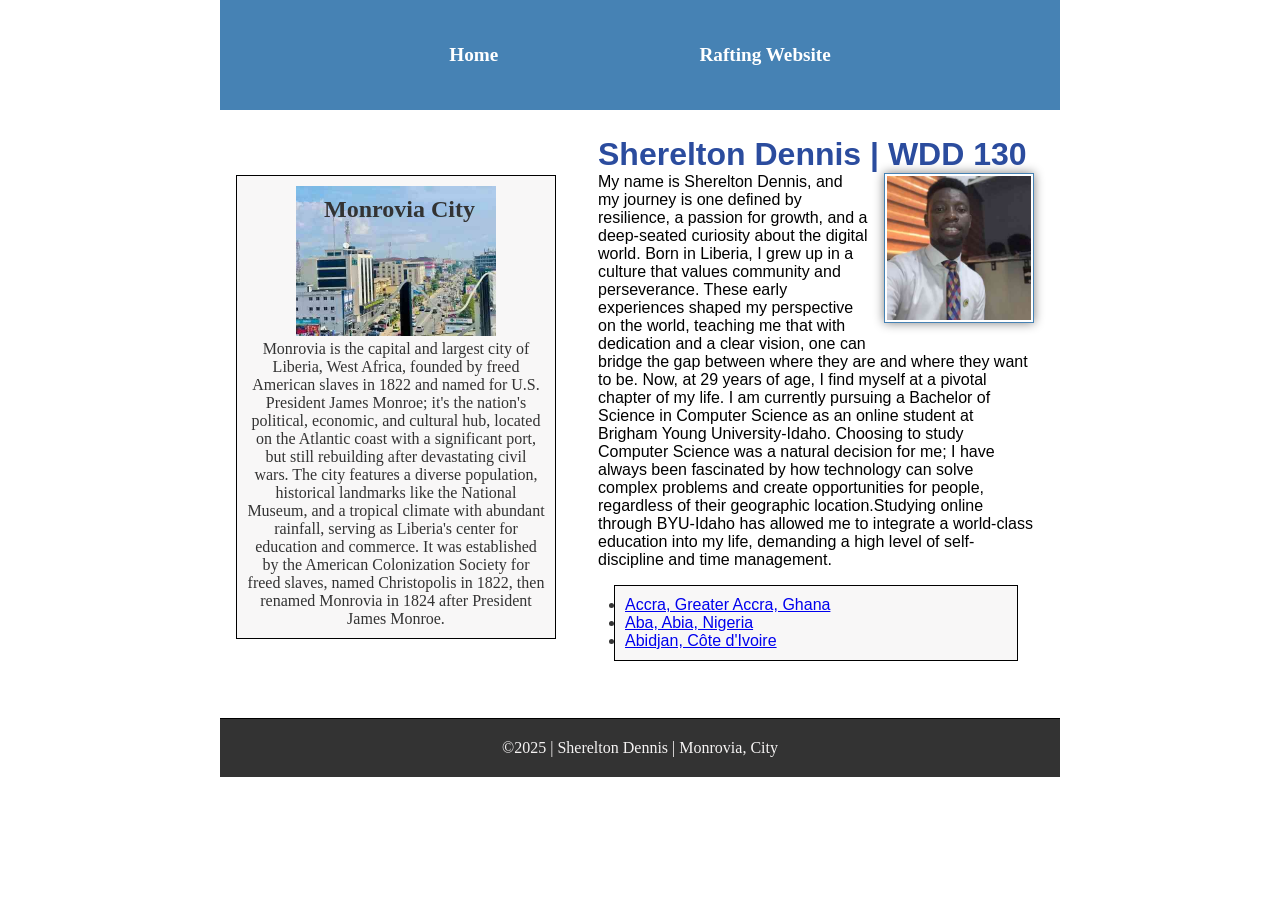
<file: index.html>
<!DOCTYPE html>
<html lang="en-US">
<head>
    <meta charset="UTF-8">
    <meta name="viewport" content="width=device-width, initial-scale=1">
    <title>Sherelton Dennis | WDD 130 | Personal Homepage</title>
    <meta name="description" content="Sherelton Dennis | WDD 130 | Personal Homepage| Monrovia, Liberia">
    <meta  name="author" content="Sherelton Dennis">
    <link rel="stylesheet" href="styles/styles.css">
</head>
<body>
    <header>
        <nav>
            <a href="#">Home</a>
            <a href="wwr/about.html">Rafting Website</a>
        </nav>
    </header>
    <div class="grid">
     <main>
        <h1>Sherelton Dennis | WDD 130</h1>
        <img src="images/profile.jpg" alt="shereltondennis profile image" width="200">
        <p> My name is Sherelton Dennis, and my journey is one defined by resilience, a passion for growth, 
            and a deep-seated curiosity about the digital world. Born in Liberia, I grew up in a culture that
             values community and perseverance. These early experiences shaped my perspective on the world, 
            teaching me that with dedication and a clear vision, one can bridge the gap between where they 
            are and where they want to be. Now, at 29 years of age, I find myself at a pivotal chapter of my
            life. I am currently pursuing a Bachelor of Science in Computer Science as an online student at 
            Brigham Young University-Idaho. Choosing to study Computer Science was a natural decision for me;
            I have always been fascinated by how technology can solve complex problems and create opportunities
            for people, regardless of their geographic location.Studying online through BYU-Idaho has allowed
            me to integrate a world-class education into my life, demanding a high level of self-discipline 
            and time management.
         </p>
         <ul class="box">
            <li><a href="https://www.churchofjesuschrist.org/temples/details/accra-ghana-temple?lang=eng" target="_blank">Accra, Greater Accra, Ghana</a></li>
            <li><a href="https://www.churchofjesuschrist.org/temples/details/aba-nigeria-temple?lang=eng" target="_blank">Aba, Abia, Nigeria</a></li>
            <li><a href="https://www.churchofjesuschrist.org/temples/details/abidjan-ivory-coast-temple?lang=eng" target="_blank">Abidjan, Côte d'Ivoire</a></li>
         </ul>
     </main>
     <aside class="box">
        <h2>Monrovia City</h2>
        <img src="images/sinkor-monrovia1.jpg" alt="Monrovia City">
        <p>Monrovia is the capital and largest city of Liberia, West Africa, 
            founded by freed American slaves in 1822 and named for U.S. 
            President James Monroe; it's the nation's political, economic, 
            and cultural hub, located on the Atlantic coast with a significant
            port, but still rebuilding after devastating civil wars. The city
            features a diverse population, historical landmarks like the 
            National Museum, and a tropical climate with abundant rainfall, 
            serving as Liberia's center for education and commerce. It was established
            by the American Colonization Society for freed slaves, named Christopolis 
            in 1822, then renamed Monrovia in 1824 after President James Monroe.</p>

     </aside>
    </div>
    
    <footer>
        <p> ©2025 | Sherelton Dennis | Monrovia, City</p>

    </footer>
    
</body>
</html>
</file>
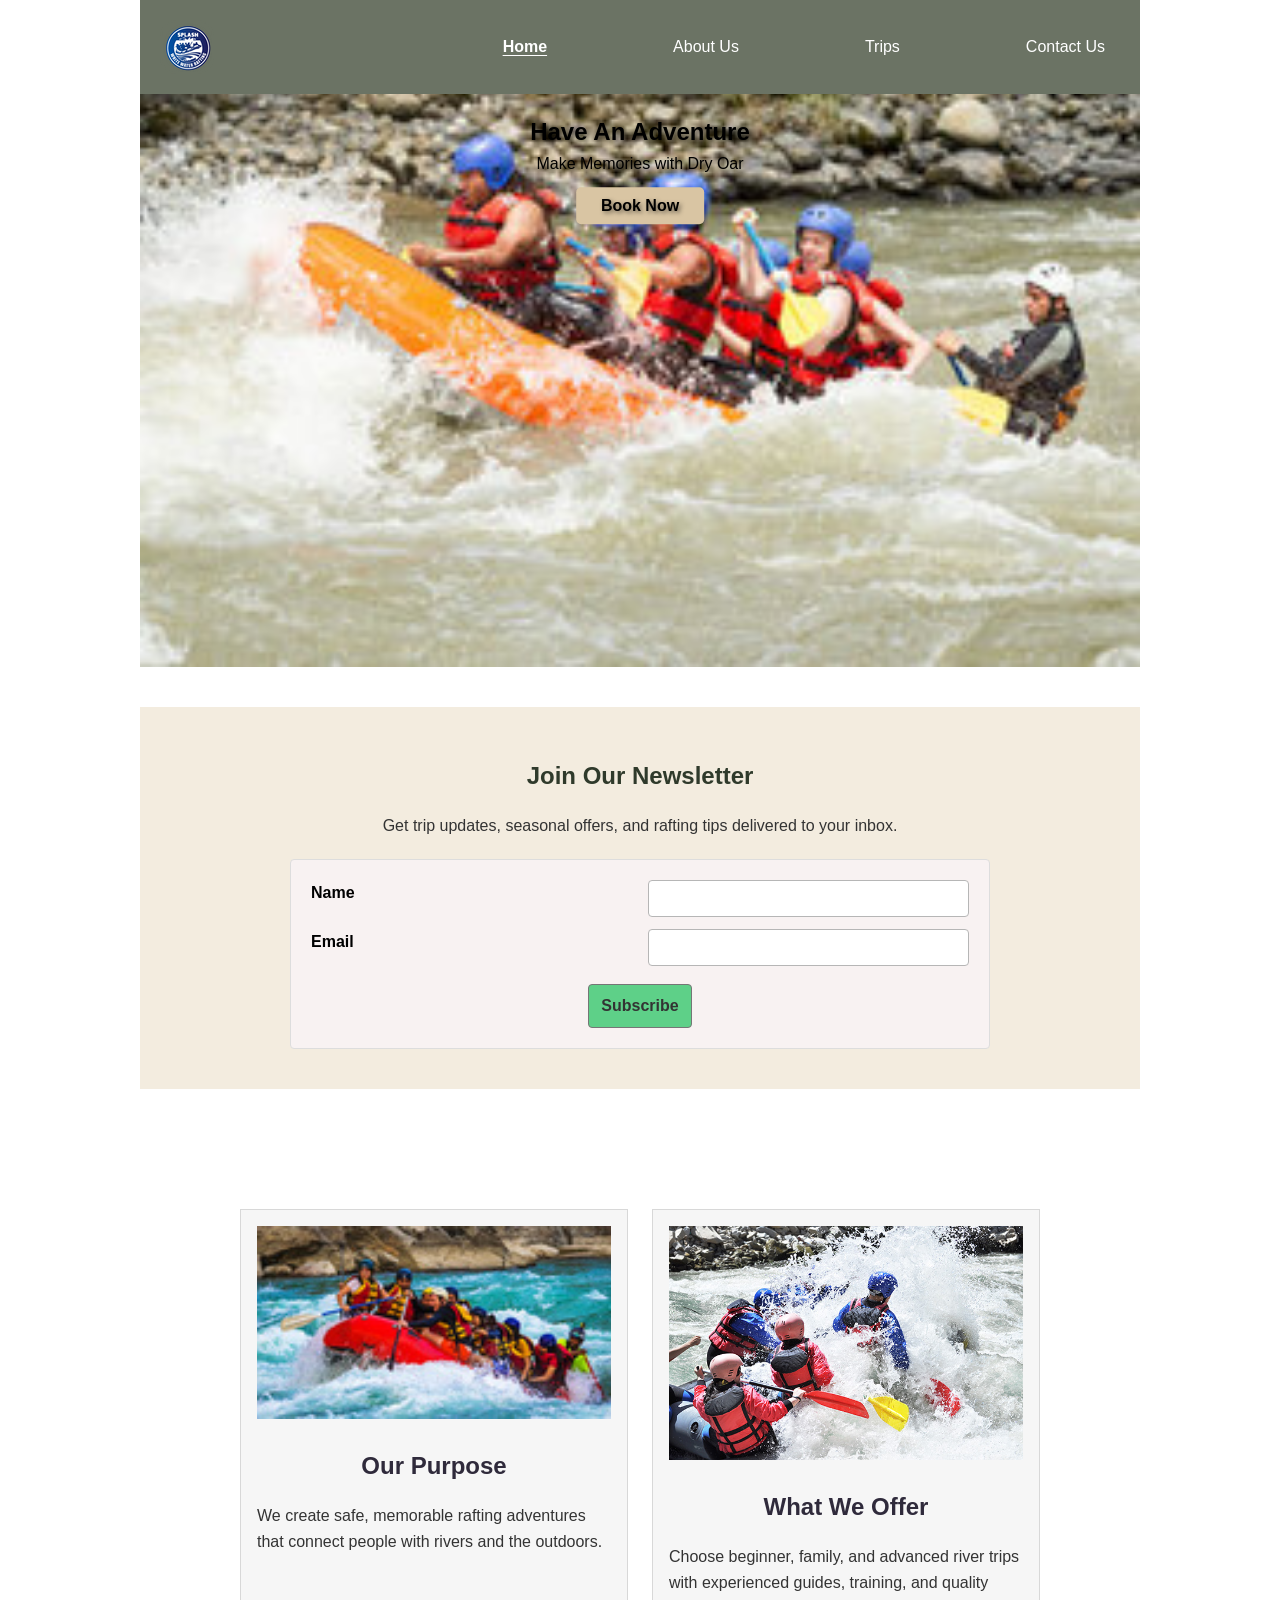
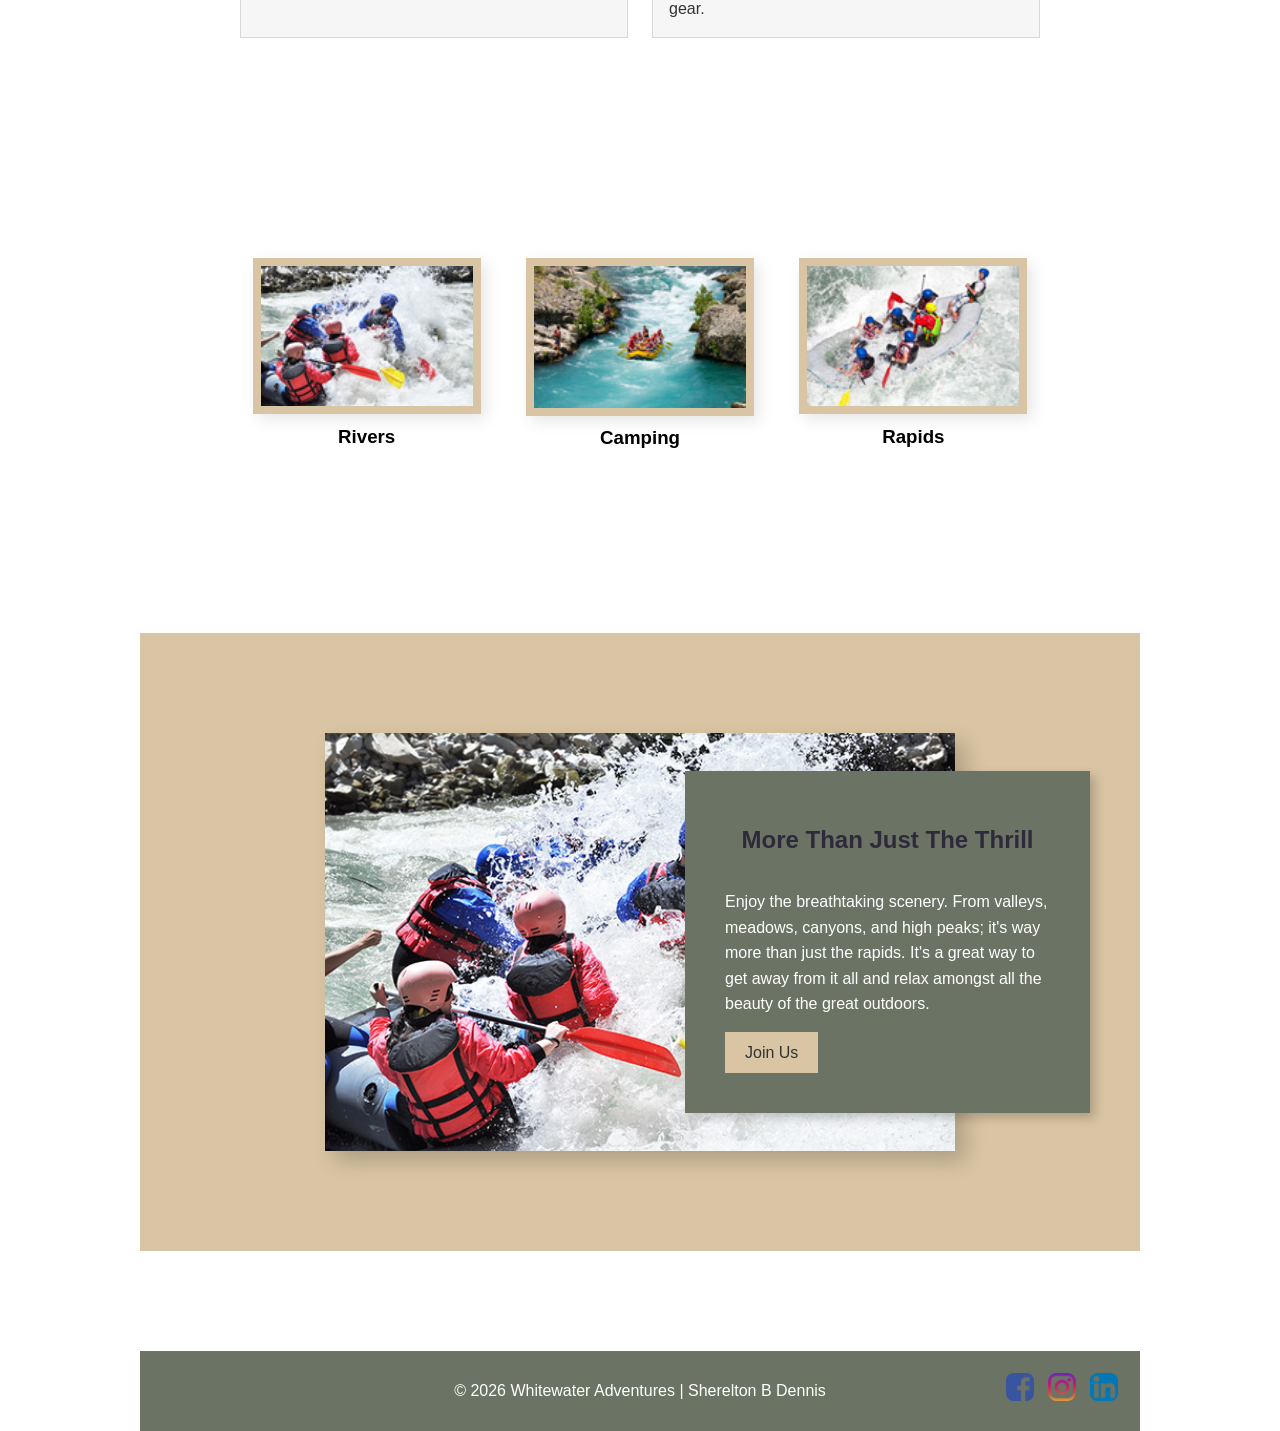
<file: wwr/index.html>
<!DOCTYPE html>
<html lang="en-US">
<head>
    <meta charset="UTF-8">
    <meta name="description" content="Discover the history of White Water Rafting Company.Join us for thrilling river trips and expert-led expeditions. Book your adventure today!">
    <meta name="author" content="Sherelton B Dennis">
    <meta name="viewport" content="width=device-width, initial-scale=1.0">
    <title>Home | White Water Rafting</title>
    <link rel="stylesheet" href="styles/rafting.css">
</head>
<body class="home-page">
    <header>
        <nav>
            <img src="images/logo.png" alt="White Water Rafting company logo">
            <div class="nav-links">
                <a href="index.html" aria-current="page">Home</a>
                <a href="about.html">About Us</a>
                <a href="trips.html">Trips</a>
                <a href="contact.html">Contact Us</a>
            </div>
        </nav>
    </header>
<main>
  <section class="hero">
    <img src="images/hero-home.jpg" alt="Rafting team navigating rapids" class="hero-img">
    <div class="hero-content">
      <h1>Have An Adventure</h1>
      <p>Make Memories with Dry Oar</p>
      <a href="trips.html" class="cta-button">Book Now</a>
    </div>
  </section>

  <section class="newsletter">
    <h2>Join Our Newsletter</h2>
    <p>Get trip updates, seasonal offers, and rafting tips delivered to your inbox.</p>
    <form class="newsletter-form" action="#" method="post">
      <label for="newsletter-name">Name</label>
      <input id="newsletter-name" name="newsletter-name" type="text" required>
      <label for="newsletter-email">Email</label>
      <input id="newsletter-email" name="newsletter-email" type="email" required>
      <button type="submit">Subscribe</button>
    </form>
  </section>

  <section class="home-grid">
    <article class="home-card">
      <img src="images/rafting04.jpg" alt="Guide leading rafters through a canyon">
      <h2>Our Purpose</h2>
      <p>We create safe, memorable rafting adventures that connect people with rivers and the outdoors.</p>
    </article>
    <article class="home-card">
      <img src="images/rafting05.jpg" alt="Rafting team preparing for a river trip">
      <h2>What We Offer</h2>
      <p>Choose beginner, family, and advanced river trips with experienced guides, training, and quality gear.</p>
    </article>
  </section>

  <section class="categories">
    <article class="category-item">
      <img src="images/rafting01.jpg" alt="Scenic river view">
      <div class="category-icon">
        <h3>Rivers</h3>
      </div>
    </article>
    <article class="category-item">
      <img src="images/rafting02.jpg" alt="Tent in the mountains">
      <div class="category-icon">
        <h3>Camping</h3>
      </div>
    </article>
    <article class="category-item">
      <img src="images/rafting03.jpg" alt="Raft in white water">
      <div class="category-icon">
        <h3>Rapids</h3>
      </div>
    </article>
  </section>

  <section class="feature">
    <div class="feature-container">
      <img src="images/rafting05.jpg" alt="Misty mountain valley" class="feature-img">
      <div class="feature-box">
        <h2>More Than Just The Thrill</h2>
        <p>Enjoy the breathtaking scenery. From valleys, meadows, canyons, and high peaks; it's way more than just the rapids. It's a great way to get away from it all and relax amongst all the beauty of the great outdoors.</p>
        <a href="about.html" class="cta-secondary">Join Us</a>
      </div>
    </div>
  </section>
</main>
    <footer>
        <p>&copy; 2026 Whitewater Adventures | Sherelton B Dennis</p>
        <nav class="socialmedia">
            <a href="#"><img src="images/facebook.png" alt="Facebook social media icon"></a>
            <a href="#"><img src="images/instagram.png" alt="Instagram social media icon"></a>
            <a href="#"><img src="images/linkedin.png" alt="LinkedIn social media icon"></a>
        </nav>
    </footer>
</body>
</html>
</file>
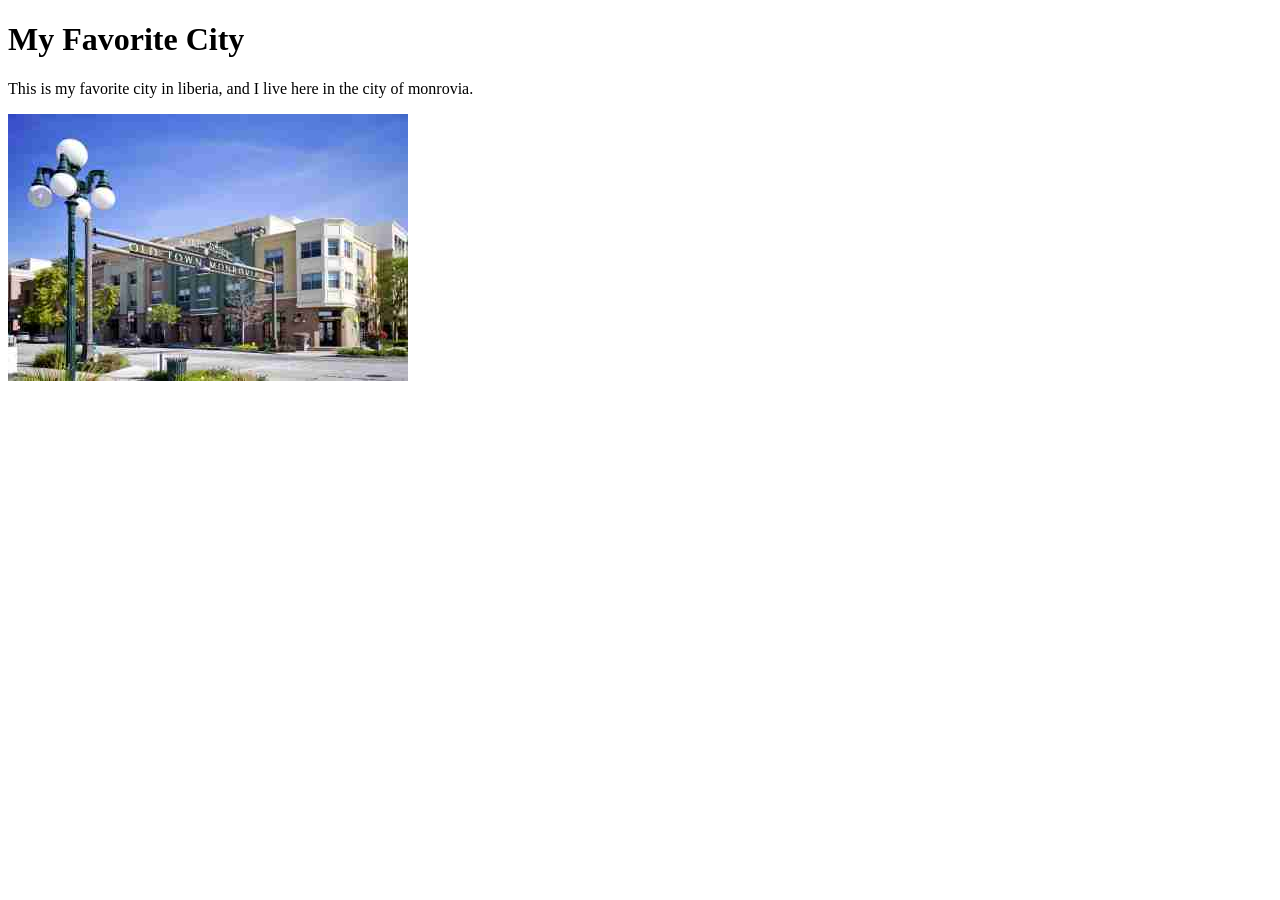
<file: week01/favorite-city.html>
<!DOCTYPE html>
<html lang="en">
<head>
    <meta charset="UTF-8">
    <meta name="viewport" content="width=device-width, initial-scale=1.0">
    <title>Document</title>
</head>
<body>
    <h1>My Favorite City</h1>
    <p>This is my favorite city in liberia, and I live here in the city of monrovia.</p>
    <img src="images/monrovia1.jpg" alt="city of monrovia">

</body>
</html>
</file>
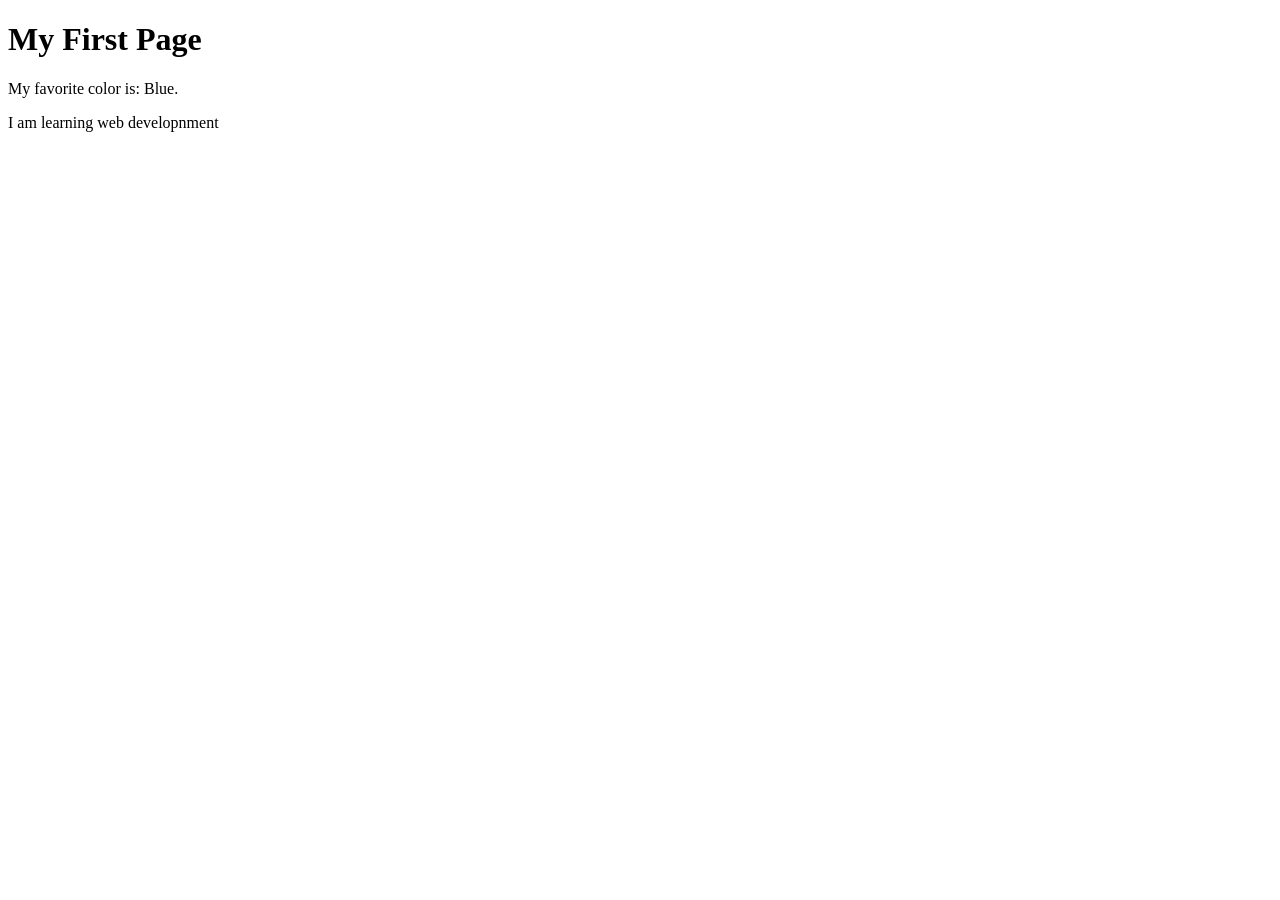
<file: week01/first-page.html>
<!DOCTYPE html>
<html lang="en">

<head>
    <meta charset="UTF-8">
    <meta name="viewport" content="width=device-width, initial-scale=1.0">
    <title>My First Page</title>
</head>

<body>
    <h1>My First Page</h1>
    <p>My favorite color is: Blue. </p>
    <p>I am learning web developnment</p>
</body>

</html>
</file>
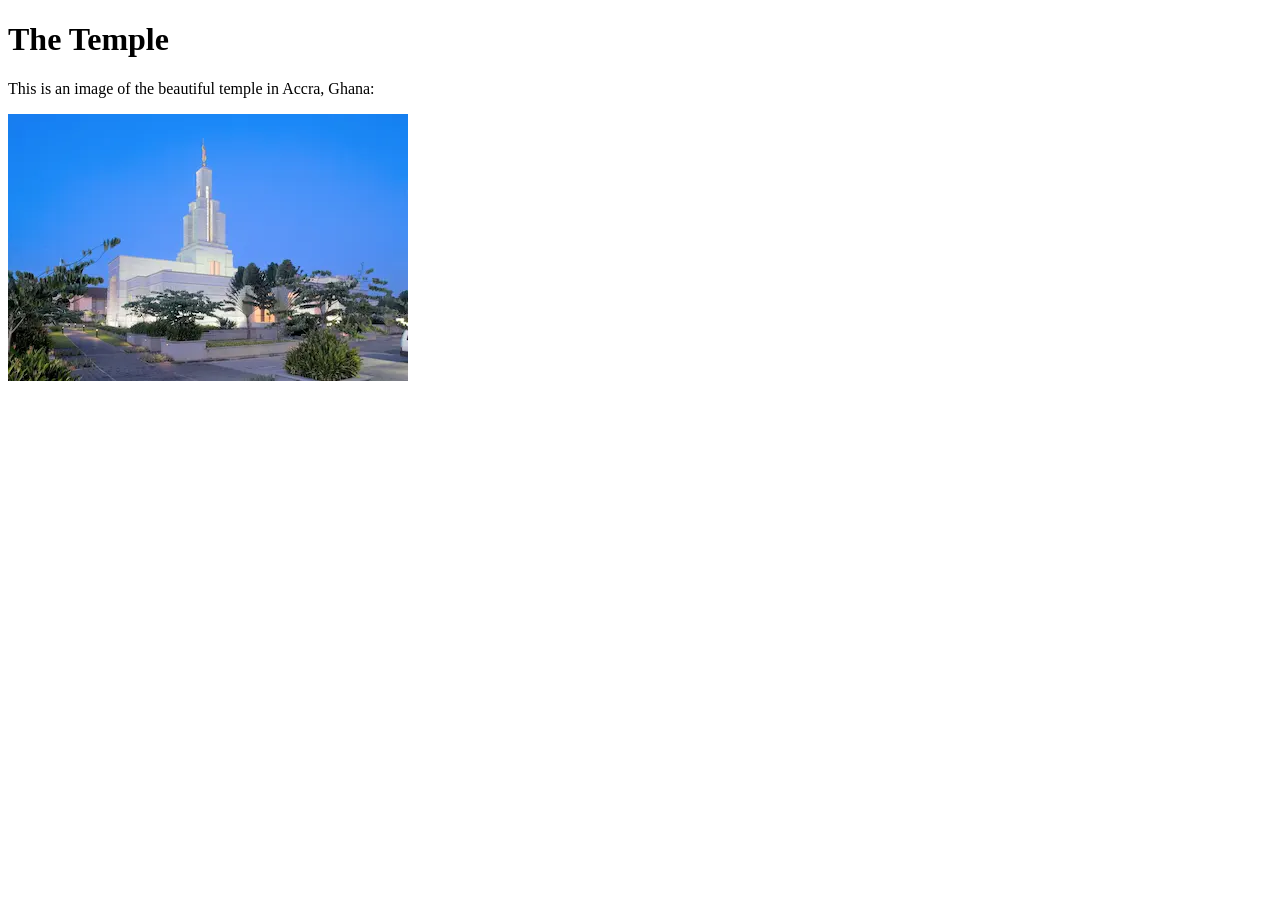
<file: week01/images.html>
<!DOCTYPE html>
<html lang="en">

<head>
    <meta charset="UTF-8">
    <meta name="viewport" content="width=device-width, initial-scale=1.0">
    <title>Temple Image</title>
</head>

<body>
    <h1>The Temple</h1>
    <p>This is an image of the beautiful temple in Accra, Ghana:</p>
    <img src="images/temple-small.webp" alt="The Accra Ghana Temple">

</body>

</html>
</file>
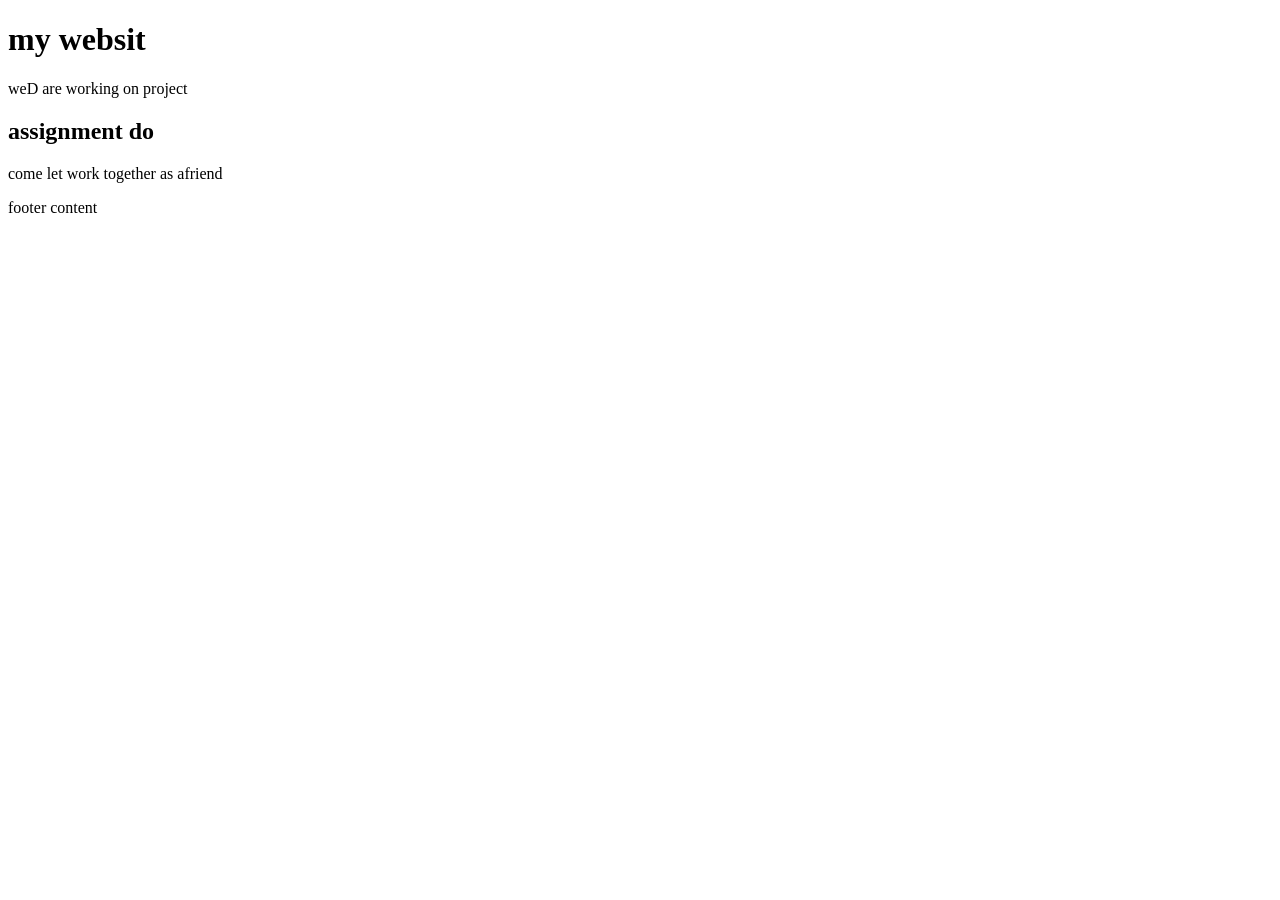
<file: week02/basic-layout.html>
<!DOCTYPE html>
<html lang="en US">
<head>
    <meta charset="UTF-8">
    <meta name="viewport" content="width=device-width, initial-scale=1.0">
    <title>placeholder</title>
</head>
<body>
    <header>
        <h1>my websit</h1>
        <p>weD are working on project</p>
    </header>
    <main>
        <h2>assignment do</h2>
        <p>come let work together as afriend</p>
    </main>
    <footer>
        <p>footer content</p>
    </footer>
    
</body>
</html>
</file>
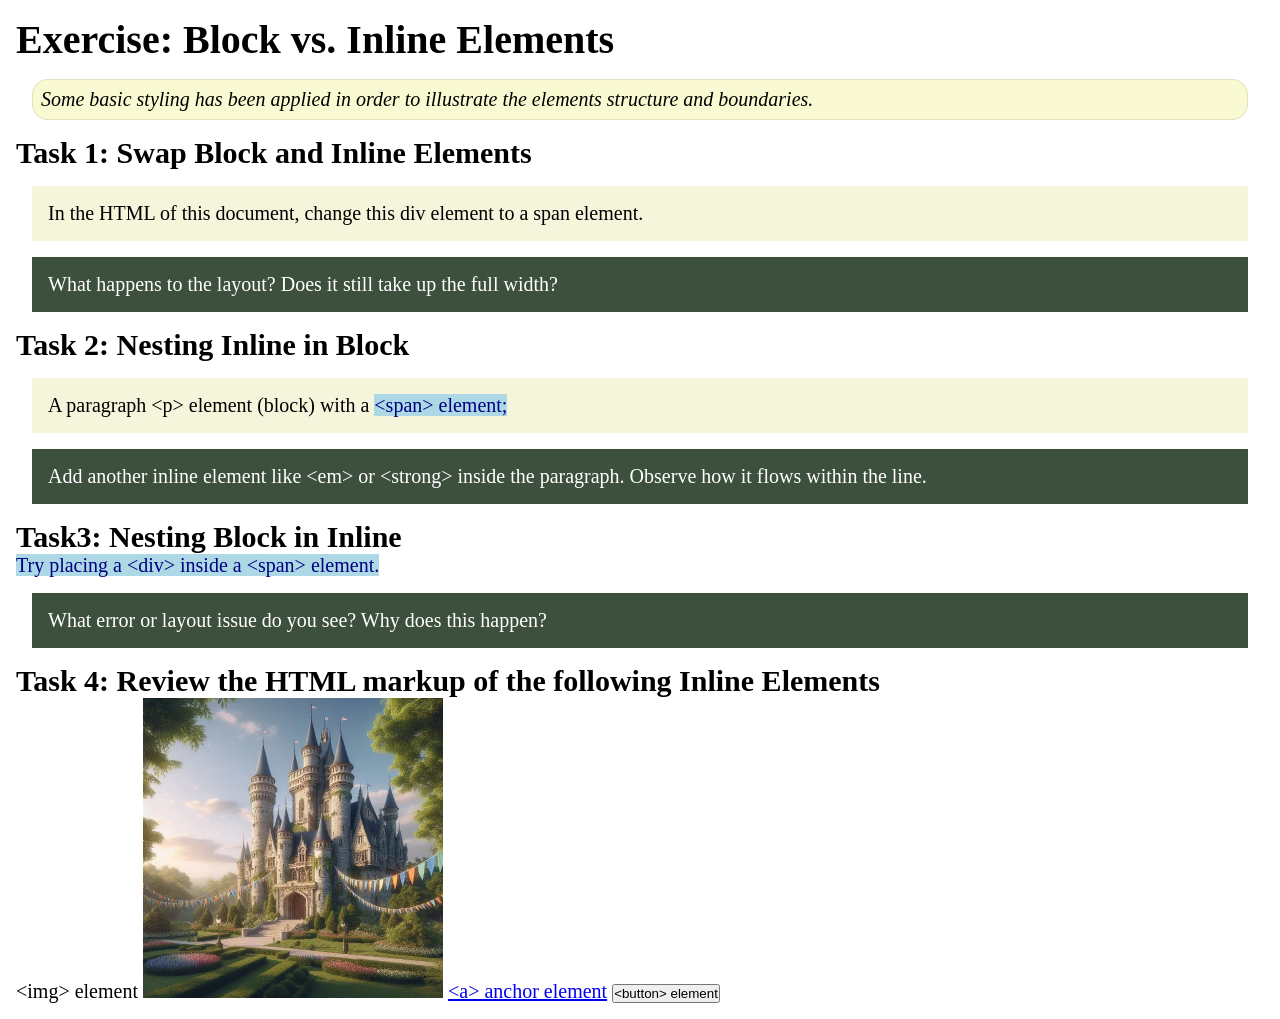
<file: week02/block-vs-inline.html>
<!DOCTYPE html>
<html lang="en">

<head>
    <meta charset="UTF-8">
    <meta name="viewport" content="width=device-width, initial-scale=1.0">
    <title>Exercise: Block vs. Inline Elements</title>
    <link rel="stylesheet" href="styles/block-vs-inline.css">
</head>

<body>
    <main>
        <h1>Exercise: Block vs. Inline Elements</h1>
        <p class="note">Some basic styling has been applied in order to illustrate the elements structure and
            boundaries.</p>

        <h2>Task 1: Swap Block and Inline Elements</h2>
        <div>In the HTML of this document, change this div element to a span element.</div>

        <p class="question">What happens to the layout? Does it still take up the full width?</p>

        <h2>Task 2: Nesting Inline in Block</h2>
        <p>A paragraph &lt;p&gt; element (block) with a <span>&lt;span&gt; element;</span></p>
        <p class="question">Add another inline element like &lt;em&gt; or &lt;strong&gt; inside the paragraph. Observe
            how it flows within the line.</p>

        <h2>Task3: Nesting Block in Inline</h2>
        <span>Try placing a &lt;div&gt; inside a &lt;span&gt; element.</span>
            <p class="question">What error or layout issue do you see? Why does this happen?</p>


            <h2>Task 4: Review the HTML markup of the following Inline Elements</h2>
        &lt;img&gt; element
        <img src="images/castle.webp" alt="placeholder image (images are inline)" width="300" height="300">
        <a href="https://churchofjesuschrist.org">&lt;a&gt; anchor element</a>
        <button type="button">&lt;button&gt; element</button>
    </main>
</body>

</html>
</file>
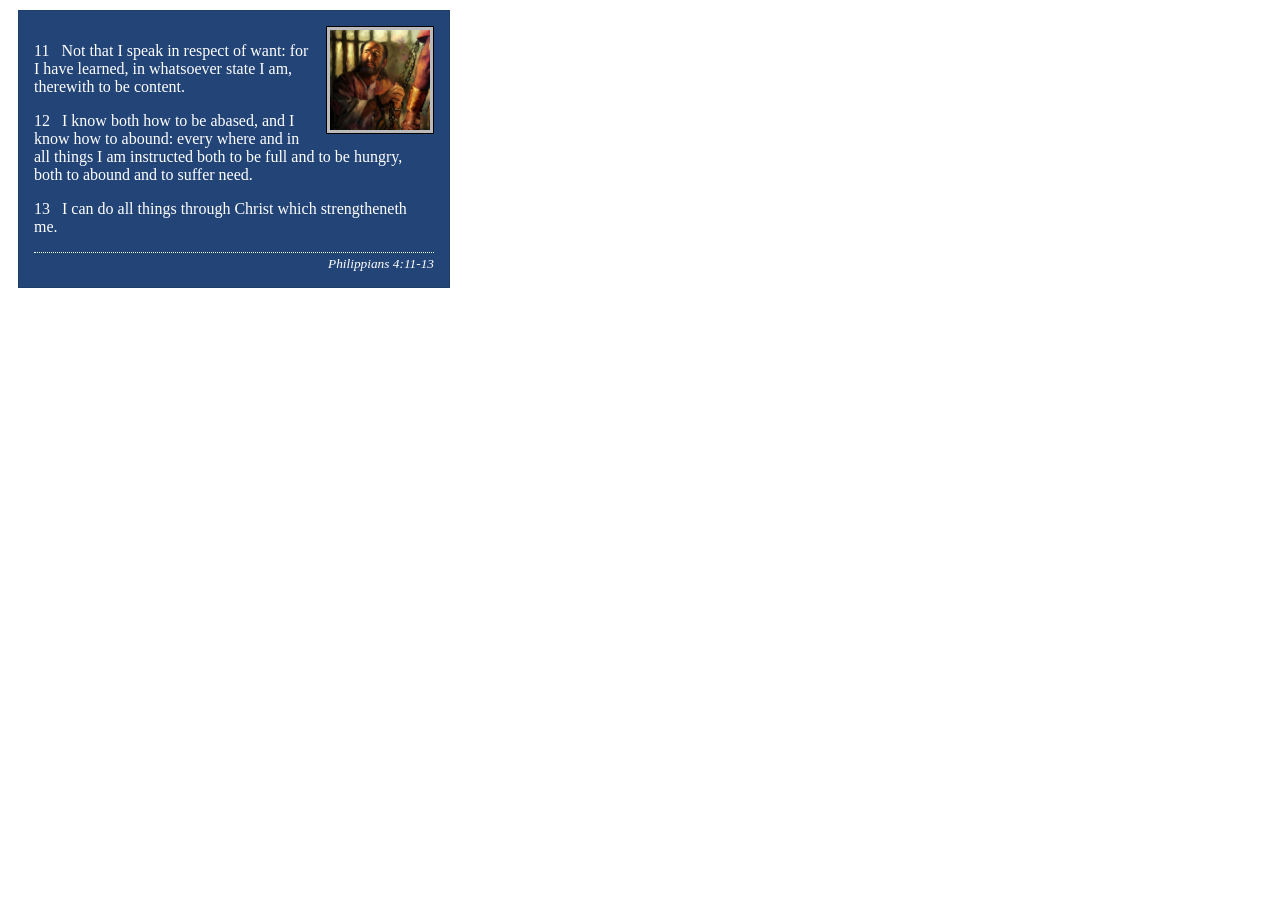
<file: week02/box-model-solution.html>
<!DOCTYPE html>
<html lang="en">
<head>
    <meta charset="UTF-8">
    <meta name="viewport" content="width=device-width, initial-scale=1.0">
    <title>Box Model Activity</title>
    <link rel="stylesheet" href="styles/box-model-solution.css">
</head>
<body>
    <main>
        <div class="callout">
            <img src="images/apostle-paul-imprisoned.webp" alt="Paul the Apostle - Imprisoned in Rome" width="200" height="200">
            <blockquote>
                <p>11 &nbsp; Not that I speak in respect of want: for I have learned, in whatsoever state I am, therewith to be content.</p>
                <p>12 &nbsp; I know both how to be abased, and I know how to abound: every where and in all things I am instructed both to be full and to be hungry, both to abound and to suffer need.</p>
                <p>13 &nbsp; I can do all things through Christ which strengtheneth me.</p>
            </blockquote>
            <cite>Philippians 4:11-13</cite>
        </div>
    </main>
</body>
</html>
</file>
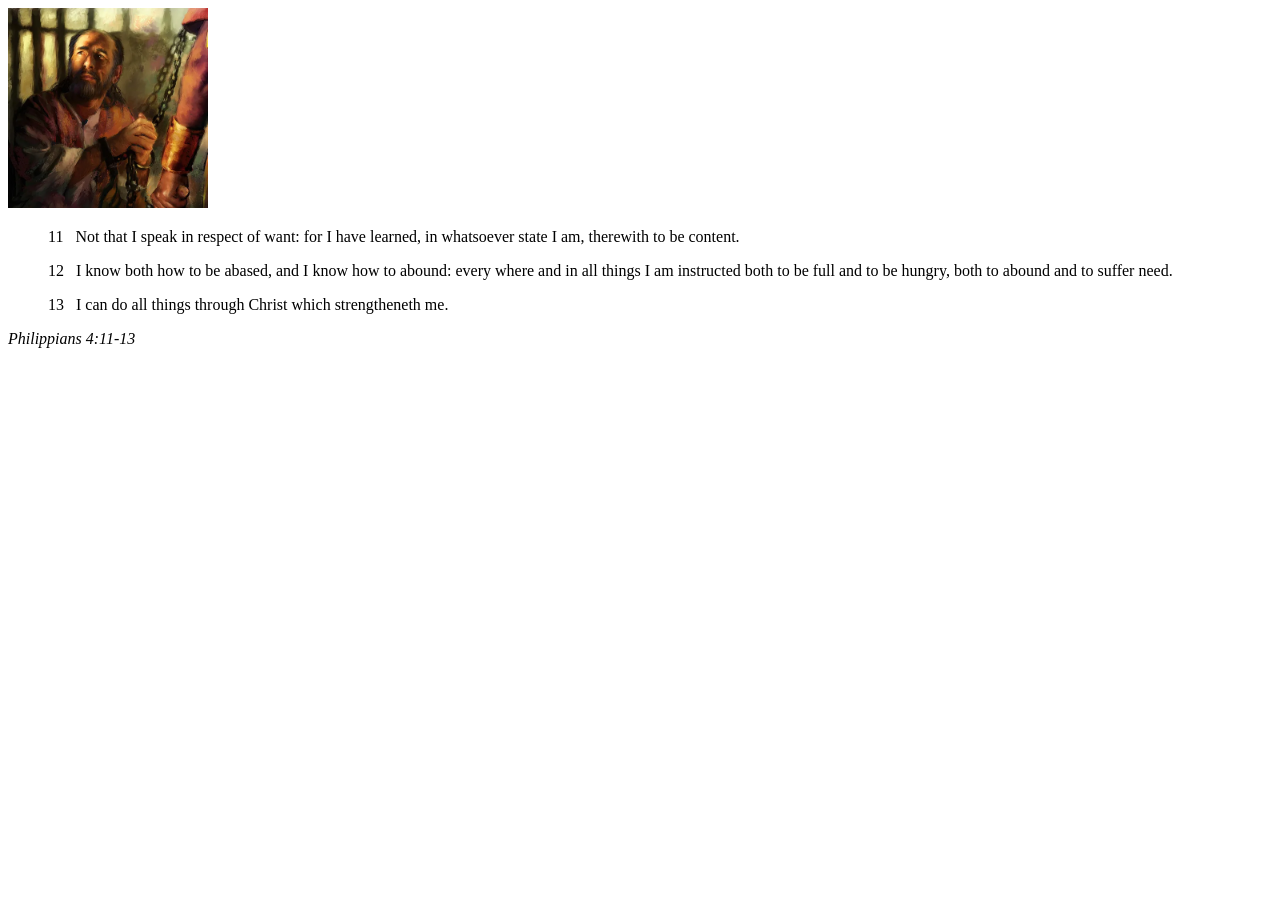
<file: week02/box-model.html>
<!DOCTYPE html>
<html lang="en">
<head>
    <meta charset="UTF-8">
    <meta name="viewport" content="width=device-width, initial-scale=1.0">
    <title>Box Model Activity</title>
</head>
<body>
    <main>
        <div class="callout">
            <img src="images/apostle-paul-imprisoned.webp" alt="Paul the Apostle - Imprisoned in Rome" width="200" height="200">
            <blockquote>
                <p>11 &nbsp; Not that I speak in respect of want: for I have learned, in whatsoever state I am, therewith to be content.</p>
                <p>12 &nbsp; I know both how to be abased, and I know how to abound: every where and in all things I am instructed both to be full and to be hungry, both to abound and to suffer need.</p>
                <p>13 &nbsp; I can do all things through Christ which strengtheneth me.</p>
            </blockquote>
            <cite>Philippians 4:11-13</cite>
        </div>
    </main>
</body>
</html>
</file>
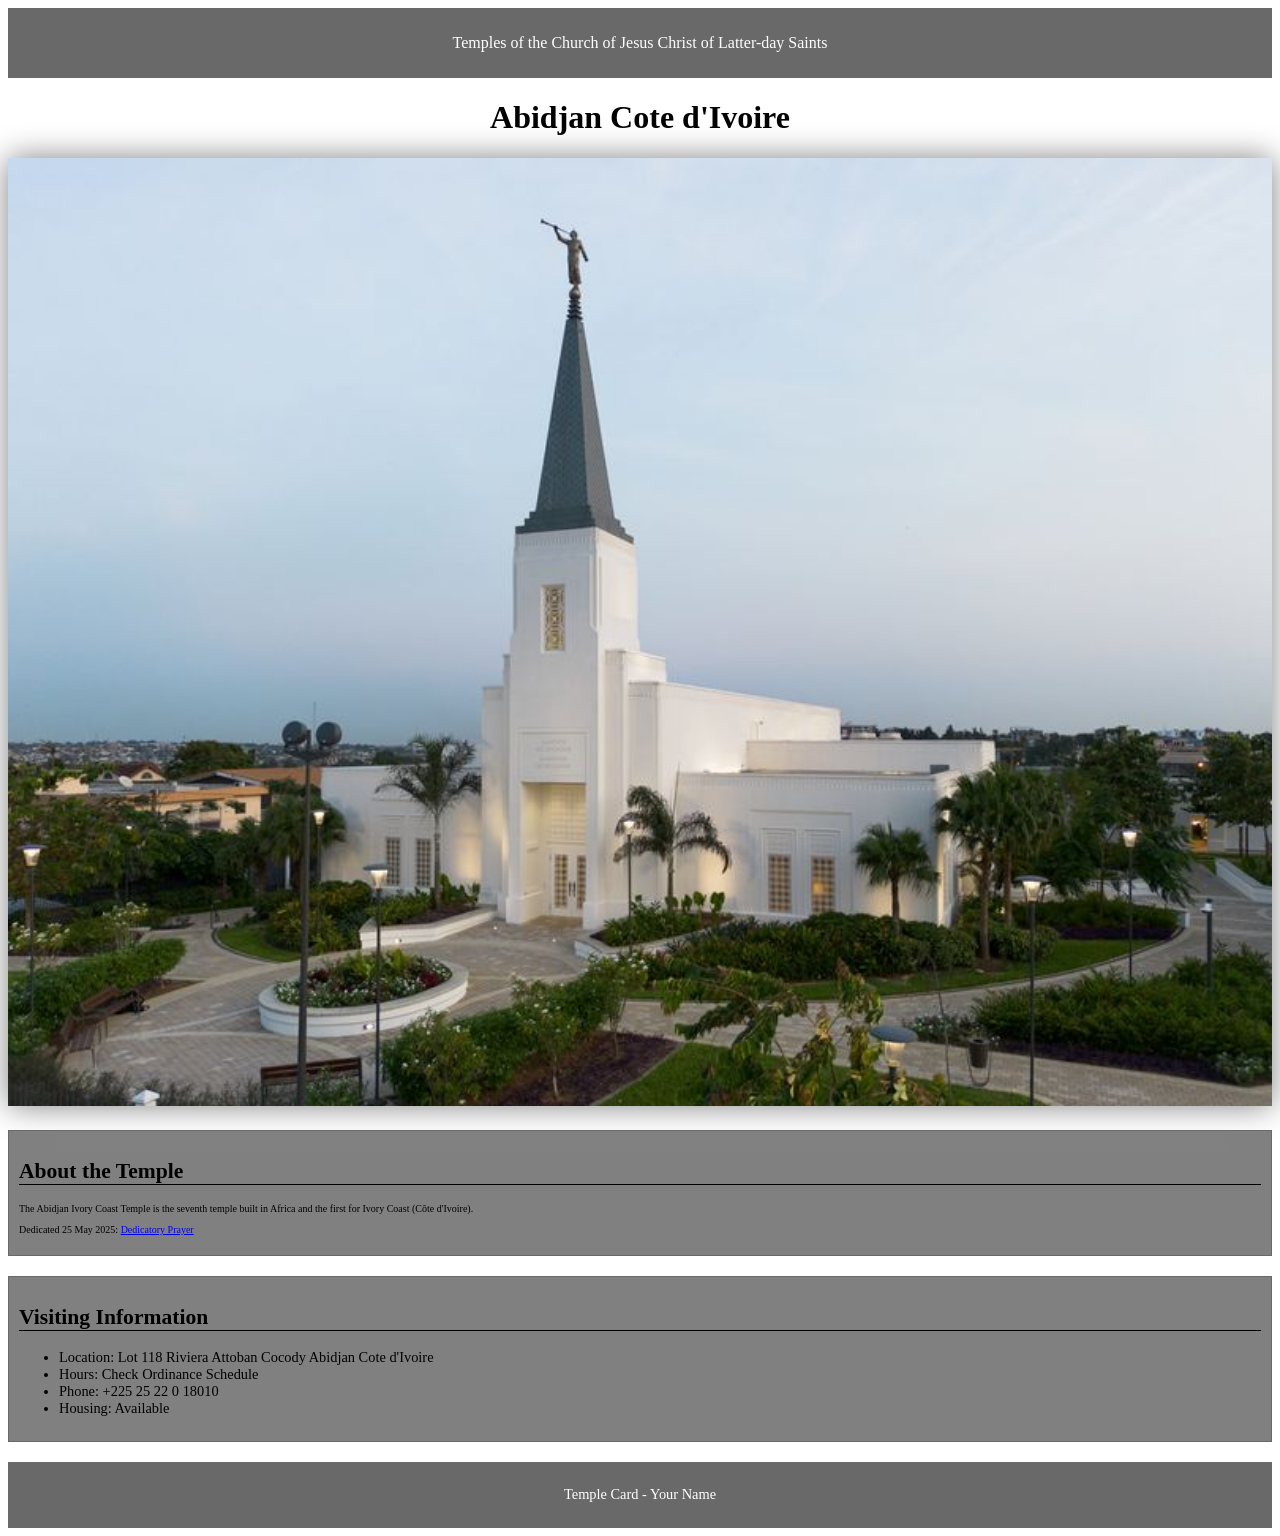
<file: week02/temple.html>
<!DOCTYPE html>
<html lang="en">

<head>
    <meta charset="UTF-8">
    <meta name="viewport" content="width=device-width, initial-scale=1.0">
    <link rel="stylesheet" href="styles/temple.css">
    <title>Temple Card - Abidjan Cote d'Ivoire</title>
</head>

<body>
    <header>
        <p>Temples of the Church of Jesus Christ of Latter-day Saints</p>
    </header>
    <main>
        <h1>Abidjan Cote d'Ivoire</h1>
        <picture>
            <img src="images/abidjan-ivory-coast.jpeg" alt="Abidjan Cote d'Ivoire Temple">
        </picture>
        <section>
            <h2>About the Temple</h2>
            <p>The Abidjan Ivory Coast Temple is the seventh temple built in Africa and the first for Ivory Coast (Côte
                d'Ivoire).</p>
            <p>Dedicated 25 May 2025: <a
                    href="https://www.churchofjesuschrist.org/temples/dedicatory-prayer/abidjan-ivory-coast-temple/2025-05-25?lang=eng"
                    target="_blank" rel="noopener noreferrer">Dedicatory Prayer</a></p>
        </section>
        <section>
            <h2>Visiting Information</h2>
            <ul>
                <li>Location: Lot 118 Riviera Attoban Cocody Abidjan Cote d'Ivoire</li>
                <li>Hours: Check Ordinance Schedule</li>
                <li>Phone: +225 25 22 0 18010</li>
                <li>Housing: Available</li>
            </ul>
        </section>
    </main>
    <footer>
        <p>Temple Card - Your Name</p>
    </footer>
</body>

</html>
</file>
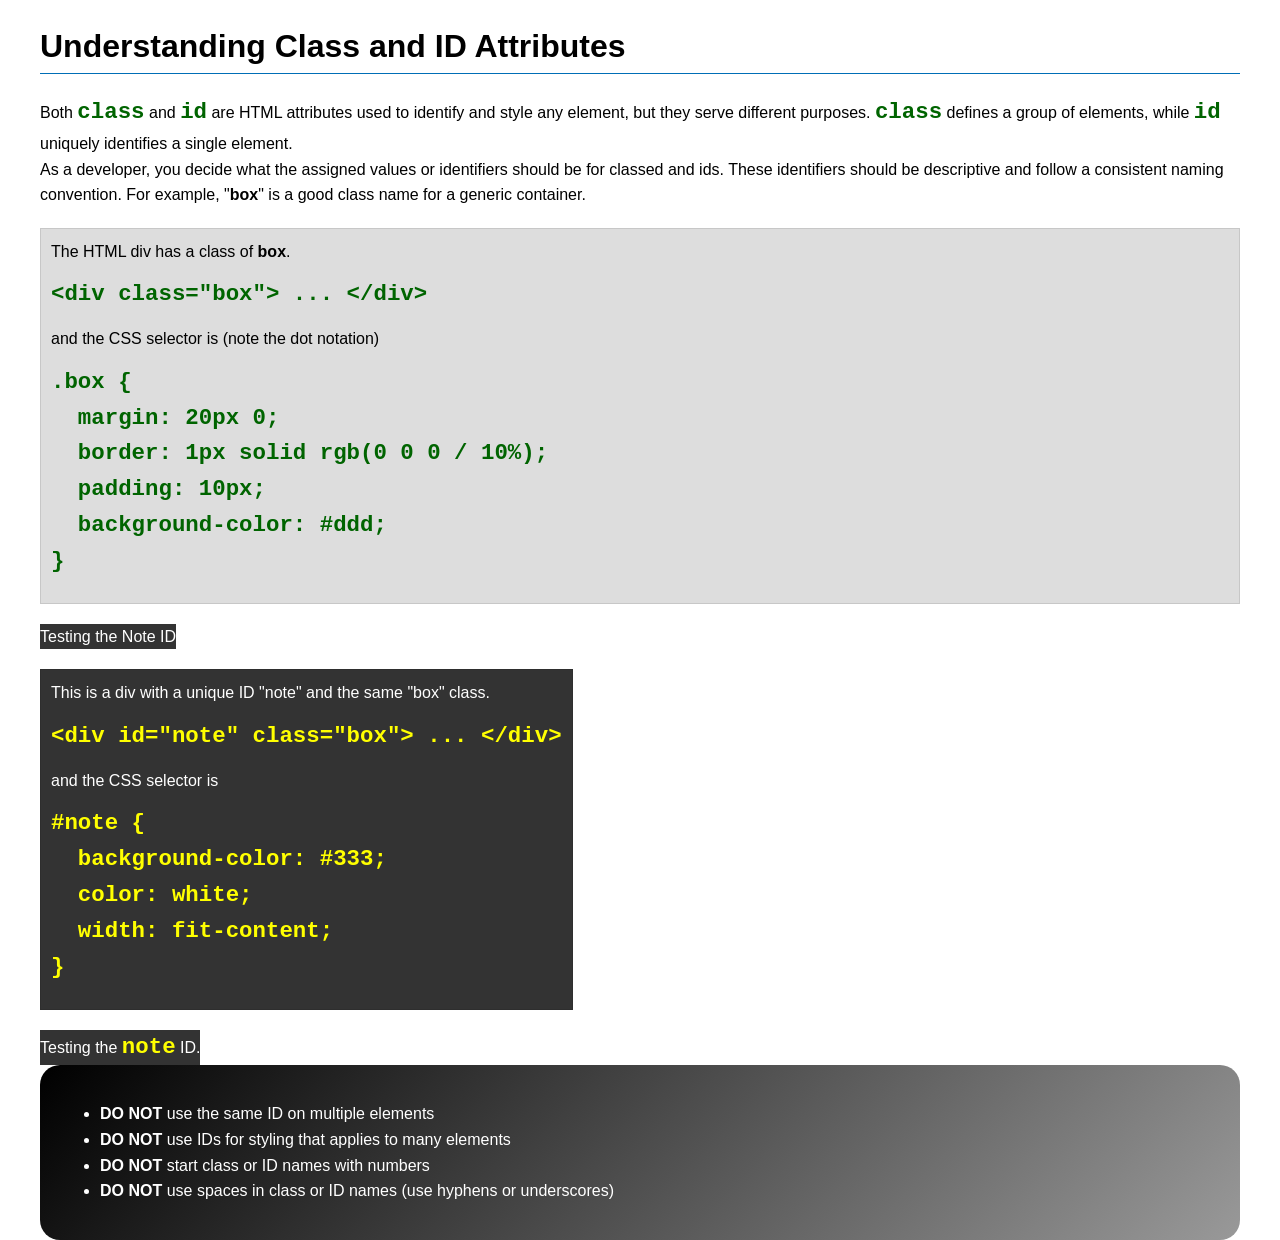
<file: week03/class-and-id.html>
<!DOCTYPE html>
<html lang="en">

<head>
    <meta charset="UTF-8">
    <meta name="viewport" content="width=device-width, initial-scale=1.0">
    <title>Class vs ID Attributes</title>
    <link rel="stylesheet" href="styles/class-and-id.css">
</head>

<body>
    <h1>Understanding Class and ID Attributes</h1>
    <p>Both <code>class</code> and <code>id</code> are HTML attributes used to identify and style any element, but they
        serve different purposes. <code>class</code> defines a group of elements, while <code>id</code> uniquely
        identifies a single element.</p>
    <p>As a developer, you decide what the assigned values or identifiers should be for classed and ids. These
        identifiers should be
        descriptive and follow a consistent naming convention. For example, "<strong>box</strong>" is a good class name
        for a generic container.</p>
    <div class="box">
        <p>The HTML div has a class of <strong>box</strong>.</p>
        <pre><code class="html">&lt;div class="box"&gt; ... &lt;/div&gt;</code></pre>
        and the CSS selector is (note the dot notation)
        <pre><code class="css">.box {
  margin: 20px 0;
  border: 1px solid rgb(0 0 0 / 10%);
  padding: 10px;
  background-color: #ddd; 
}</code></pre>
    </div>

    <div id="note">
       <p>Testing the Note ID</p>
    </div>

    <div id="note" class="box">
        <p>This is a div with a unique ID "note" and the same "box" class.</p>
        <pre><code class="html">&lt;div id="note" class="box"&gt; ... &lt;/div&gt;</code></pre>
        and the CSS selector is
        <pre><code class="css">#note {
  background-color: #333;
  color: white;
  width: fit-content;
}</code></pre>
    </div>

    <div id="note">
        <p>Testing the <code>note</code> ID.</p>
    </div>

    <section id="best-practice">
        <ul>
            <li><strong>DO NOT</strong> use the same ID on multiple elements</li>
            <li><strong>DO NOT</strong> use IDs for styling that applies to many elements</li>
            <li><strong>DO NOT</strong> start class or ID names with numbers</li>
            <li><strong>DO NOT</strong> use spaces in class or ID names (use hyphens or underscores)</li>
        </ul>
    </section>




</body>

</html>
</file>
<file: styles/styles.css>
*{
    box-sizing: border-box;
    margin: 0;
    padding: 0;
}
main{
    /* max-width: 840px; */
    margin: 0 auto;
    padding: 10px;
    font-family: Arial, sans-serif;
}

header, .grid, footer{
    max-width: 840px;
    margin: 0 auto;
}

main img{
    width: 150px;
    height: auto;
    border: 1px solid steelblue;
    margin: 0 0 10px 10px;
    padding: 2px;
    box-shadow: 0 0 10px gray;
    float: right;
    margin: 0 0 1rem 1rem;
}

main{
    margin: 1rem;
    grid-column: 2/3;
}

aside{

    width: 20rem;
    position: relative;
    grid-column: 1;
    grid-row: 1/2;
}

header{
    background-color: steelblue;
    padding: 20px;
    color: #f5f3f3;
    text-align: justify;
}

h1{
    color: #2b4c9e;
}

nav{
    padding: 0px;
    background-color: steelblue;
    align-items: center;
    padding: 1rem;
    display: flex;
    justify-content: space-evenly;
}

.grid{
    display: grid;
    align-items: center;

}

nav a{
    display: block;
    padding: 0.5rem;
    text-decoration: none;
    font-size: 1.2rem;
    font-weight: 700;
    color: #fff;
    
}
aside{
    /* width: 20rem; */
    position: relative;
    grid-column: 1/2;
    grid-row: 1/2;
    margin: 1em;
    border: 1px solid black;
    background-color: #eee;
    color: #333;
    text-align: center;
    padding: 2px;
    position: relative;
}

aside img{
    width: 200px;
    height: auto;

}

aside h2{ 
    position: absolute;
    top: 20px;
    right: 80px;
}

p{
    padding: 0px;
}

footer{
    margin-top: 15px;
    border-top: 1px solid #000;
    color: #f5f3f3;
    text-align: center;
    background-color: #333;
    padding: 20px;

}

/* class selector  */
.box{ 
    margin: 1rem;
    padding: 1rem;
    border: 1px solid black;
    padding: 10px;
    background-color: #f8f7f7fd;
    color: #333;
}
</file>
<file: wwr/styles/rafting.css>
/* 1. VARIABLE DEFINITIONS */
:root {
  --primary-tan: #d9c5a3;
  --dark-green: #6b7364;
  --dark-purple: #2f2a3b;
  --grey-bg: #f2f2f2;
  --black: #000000;
  --white: #ffffff;
  --shadow-10: #0000001a;
  --shadow-20: #00000033;
  --shadow-50: #00000080;
  --font-main: 'Arial', sans-serif;
}

/* 2. RESET & BASE STYLES */
*, *::before, *::after {
    margin: 0;
    padding: 0;
    box-sizing: border-box;
}

body {
    font-family: var(--font-main);
    color: var(--black);
    line-height: 1.6;
}

/* 3. LAYOUT CONTAINERS */
header, main, footer {
    max-width: 1000px;
    margin: 0 auto;
}

/* 4. HEADER & NAVIGATION */
header {
    position: relative;
    top: 0;
    left: 0;
    z-index: 1;
    background-color: #6b7364;
    padding: 20px;
}

nav {
    display: flex;
    justify-content: space-between;
    align-items: center;
    gap: 70px;
}

.nav-links a {
    text-decoration: none;
    color: var(--white);
    padding: 10px 15px;
    
    /* border: 1px solid black; */
}

.nav-links {
    display: flex;
    gap: 96px;
}

.nav-links a[aria-current="page"] {
    font-weight: 700;
    text-decoration: underline;
    text-underline-offset: 3px;
}

a:focus-visible,
button:focus-visible,
input:focus-visible,
textarea:focus-visible {
    outline: 3px solid #1d4ed8;
    outline-offset: 2px;
}

nav img{
    border: 2px solid #6b7364;
    border-radius: 30%;
}

/* 5. HERO SECTION (Required Positioning) */
.hero {
    position: relative; /* REQUIRED */
    width: 100%;
    text-align: center;
    color: var(--white);
    margin: 0;
    padding: 0;
}

.hero  img {
    margin-top: 0%;
    position: relative;
    width: 100%;
    height: auto;
    display: block;
}

.hero h1, .hero p {
    position: relative; /* REQUIRED */
    top: 20px;
    left: 50%;
    color: var(--black);
    transform: translateX(-50%);
    padding: 15px 30px;
    width: 100%;
    text-align: center;
}

/* 6. MAIN SECTIONS */
section {
    padding: 40px 20px;
    margin: 100px 0;
    color: var(--black);
}

h2 {
    text-align: center;
    color: var(--dark-purple);
    padding: 10px;
    margin-bottom: 20px;
}
    

/* 7. FOOTER (Centered Copyright) */
footer {
    display: grid;
    grid-template-columns: 1fr auto 1fr; /* 3-column strategy */
    align-items: center;
    padding: 20px;
    background-color: #6b7364;
    /* border: 2px solid black; */
}

footer p {
    grid-column: 2; /* Forces text to center column */
    text-align: center;
    color: var(--white);
}

.socialmedia {
    grid-column: 3; /* Forces icons to right column */
    justify-self: end;
    display: flex;
    gap: 10px;
}

.socialmedia a {
    text-decoration: none; /* REQUIRED */
}

.socialmedia img {
    width: 32px;
    height: auto;
}

button {
  background-color: #7de796;
  color: var(--white); 
  padding: 10px 25px; 
  border: none; 
  border-radius: 4px; 
  cursor: pointer; 
  font-size: 16px; 
  font-weight: bold;
}
/* Centers the text for the H1 and contact details */
.contact-header {
    text-align: center;
    margin-bottom: 30px; /* Adds some breathing room before the map/form */
}

/* Optional: If you want the list of info to look cleaner, 
   you can remove the default paragraph margins */
.contact-header p {
    margin: 5px 0;
}


.map img {
    width: 100%;
    max-width: 600px;
    height: auto;
    display: block;
}

/* 2. Layout for Map and Form (Side-by-Side) */
.contact-grid {
    display: flex;
    justify-content: center; /* Centers the whole group */
    align-items: flex-start; /* Aligns them at the top */
    gap: 50px;               /* Space between map and form */
    flex-wrap: wrap;         /* Allows stacking on mobile */
    padding: 0 20px;
}

/* 3. Map Styling */
.map {
    flex: 1;
    max-width: 600px;
}

/* 4. Form Styling */
form {
    flex: 1;
    max-width: 400px;
    background-color: #f8f2f2;
    padding: 20px;
    border: 1px solid #ddd;
    border-radius: 4px;
}

.form-item {
    margin-bottom: 20px;
}

label {
    font-weight: bold;
    display: block;
    margin-bottom: 5px;
}

/* Input & Textarea styling to match wireframe boxes */
input[type="text"],
input[type="email"],
textarea {
    width: 100%;
    padding: 10px;
    border: 1px solid #ccc;
    border-radius: 4px;
    box-sizing: border-box; /* Ensures padding doesn't affect width */
}

/* 5. Radio Button Styling (Vertical List) */
fieldset {
    border: none;
    padding: 0;
    margin: 20px 0;
}

fieldset legend {
    font-weight: bold;
    margin-bottom: 10px;
}

/* Makes radio labels sit next to the circle */
fieldset label {
    display: inline;
    font-weight: normal;
    margin-left: 10px;
}

/* 6. Submit Button (Gray and wide) */
button[type="submit"] {
    width: 100%;
    padding: 12px;
    background-color: #5ed088;
    color: #333;
    border: 1px solid #767676;
    font-weight: bold;
    cursor: pointer;
    /* transition: background 0.3s; */
}

button[type="submit"]:hover {
    background-color: #cccccc;
}

/* the home page css begin here going down */
/* Custom Properties for consistency */

main {
  font-family: var(--font-main);
  line-height: 1.6;
}

.hero-img {
  width: 100%;
  height: auto;
  display: block;
}

.hero-content {
  position: absolute;
  top: 18%;
  left: 50%;
  transform: translate(-50%, -50%);
  text-shadow: 2px 2px 4px var(--shadow-50);
}

.hero-content h1 {
  margin-top: 72px;
  margin-bottom: 0;
  padding: 0;
}

.hero-content p {
  margin-top: 0;
  margin-bottom: 36px;
  padding: 0;
}

.cta-button {
  background-color: var(--primary-tan);
  color:#000000;
  padding: 10px 25px;
  text-decoration: none;
  border-radius: 5px;
  font-weight: bold;
  top: 20px;
}

/* Newsletter Section */
.newsletter {
  padding: 40px 10%;
  margin: 40px 0;
  background-color: #f3ecdf;
  text-align: center;
}

.newsletter h2 {
  margin-bottom: 8px;
  color: #2f3a2b;
}

.newsletter p {
  color: #333;
  margin-bottom: 20px;
}

.newsletter-form {
  max-width: 700px;
  margin: 0 auto;
  display: grid;
  grid-template-columns: 1fr 1fr;
  gap: 12px 16px;
  text-align: left;
}

.newsletter-form label {
  margin-bottom: 0;
}

.newsletter-form input {
  width: 100%;
  padding: 10px;
  border: 1px solid #b6b6b6;
  border-radius: 4px;
}

.newsletter-form button {
  grid-column: 1 / -1;
  width: fit-content;
  justify-self: center;
  margin-top: 6px;
}

/* Required Home Content */
.home-grid {
  display: grid;
  grid-template-columns: repeat(2, minmax(0, 1fr));
  gap: 24px;
  padding: 20px 10% 40px;
}

.home-card {
  background-color: #f6f6f6;
  border: 1px solid #d8d8d8;
  padding: 16px;
}

.home-card img {
  width: 100%;
  height: auto;
  margin-bottom: 10px;
}

.home-card h2 {
  margin-bottom: 8px;
}

.home-card p {
  color: #333;
}

/* Categories Section */
.categories {
  display: grid;
  grid-template-columns: repeat(auto-fit, minmax(250px, 1fr));
  gap: 20px;
  padding: 80px 10%;
  text-align: center;
}

.category-item img {
  width: 90%;
  border: 8px solid var(--primary-tan);
  box-shadow: 5px 5px 15px var(--shadow-10);
}

/* Trips Table */
.trips-table {
  padding: 20px 10% 40px;
  margin: 0;
}

.trips-table table {
  width: 100%;
  border-collapse: collapse;
  background-color: var(--white);
}

.trips-table caption {
  caption-side: top;
  font-weight: 700;
  margin-bottom: 10px;
}

.trips-table th,
.trips-table td {
  border: 1px solid #c9c9c9;
  padding: 10px;
  text-align: left;
}

.trips-table thead th {
  background-color: #e8e1d3;
}

.trips-table tbody tr:nth-child(even) {
  background-color: #f7f7f7;
}

/* Feature Section */
.feature {
  background-color: var(--primary-tan);
  padding: 100px 5%;
}

.feature-container {
  display: flex;
  align-items: center;
  justify-content: center;
  position: relative;
  max-width: 1000px;
  margin: 0 auto;
}

.feature-img {
  width: 70%;
  box-shadow: 10px 10px 20px var(--shadow-20);
}

.feature-box {
  background-color: var(--dark-green);
  color: var(--white);
  padding: 40px;
  width: 45%;
  position: absolute;
  right: 0;
  box-shadow: 5px 5px 10px var(--shadow-20);
}

.cta-secondary {
  background-color: var(--primary-tan);
  color: #333;
  padding: 8px 20px;
  text-decoration: none;
  display: inline-block;
  margin-top: 15px;
}

/* Responsive adjustment for small screens */
@media (max-width: 768px) {
  .nav-links {
    gap: 18px;
    flex-wrap: wrap;
    justify-content: center;
  }

  .newsletter-form {
    grid-template-columns: 1fr;
  }
  .home-grid {
    grid-template-columns: 1fr;
  }
  .feature-container {
    flex-direction: column;
  }
  .feature-img, .feature-box {
    width: 100%;
    position: static;
  }
}

/* Home page header overlay */
.home-page header {
  position: absolute;
  top: 0;
  left: 50%;
  transform: translateX(-50%);
  width: 100%;
  max-width: 1000px;
  background-color: #6b7364;
  z-index: 10;
}
</file>
<file: week02/styles/block-vs-inline.css>
* {
    margin: 0;
    padding: 0;
}

body {
    font-size: 20px;
    margin: 1rem;
}

p,
div {
    background-color: beige;
    margin: 1rem;
    padding: 1rem;
}

span {
    color: navy;
    background-color: lightblue;
}

code {
    margin: 0;
    padding: 0;
    color: green;
    font-size: 1.2rem;
}

.note {
    font-style: italic;
    background-color: lightgoldenrodyellow;
    border-radius: 1rem;
    border: 1px solid rgb(0 0 0 / 10%);
    margin: 1rem;
    padding: .5rem;
}

.question {
    background-color: #3d503d;
    color: #fff;
}
</file>
<file: week02/styles/box-model-solution.css>
.callout {
    max-width: 400px;
    margin: 10px;
    border: 1px solid rgba(0, 0, 0, .1);
    padding: 15px;
    background-color: #247;
    color: #fff;
}

.callout img {
    float: right;
    margin: 0 0 10px 15px;
    border: 1px solid #000;
    padding: 3px;
    background-color: #bbb;
    width: 100px;
    height: auto;

}

blockquote {
    margin: 0;
}

cite {
    display: block;
    border-top: 1px dotted #fff;
    padding-top: 3px;
    text-align: right;
    font-size: smaller;
}
</file>
<file: week02/styles/temple.css>
header, footer{
    background-color: dimgrey;
    color: white;
    text-align: center;
    padding: 10px;
}

h1{
    color: black;
    text-align: center;
}

h2{
    border-bottom: 1px solid black;
}

img{
    width: 100%;
    height: auto;
    box-shadow: 0 0 30px gray;
}

section{
    margin: 20px 0;
    border: 1px solid dimgrey;
    padding: 10px;
    background-color: gray;
    font-size: .9rem;
}

section p{
    font-size: 10px;
}

footer{
    font-size: .9rem;
}
</file>
<file: week03/styles/class-and-id.css>
body {
    font-family: Arial, sans-serif;
    line-height: 1.6;
    margin: 0;
    padding: 0 40px;
}

h1 {
    border-bottom: 1px solid rgb(0 110 182);
    padding-bottom: 0;
}



p {
    margin: 0;
}

code {
    color: darkgreen;
    font-weight: 700;
    font-size: 1.4rem;
}

/* Class examples - can be reused */

.box {
    margin: 20px 0;
    border: 1px solid rgb(0 0 0 / 10%);
    padding: 10px;
    background-color: #ddd; /* this is shorthand for #dddddd */
}

/* ID examples - should be unique */

#note {
    background-color: #333;
    color: white;
    width: fit-content;
}

#note code {
    color: yellow;
}

#best-practice {
    background: linear-gradient(135deg, #000 0%, #999 100%);
    color: white;
    border-radius: 20px;
    padding: 20px
}
</file>
